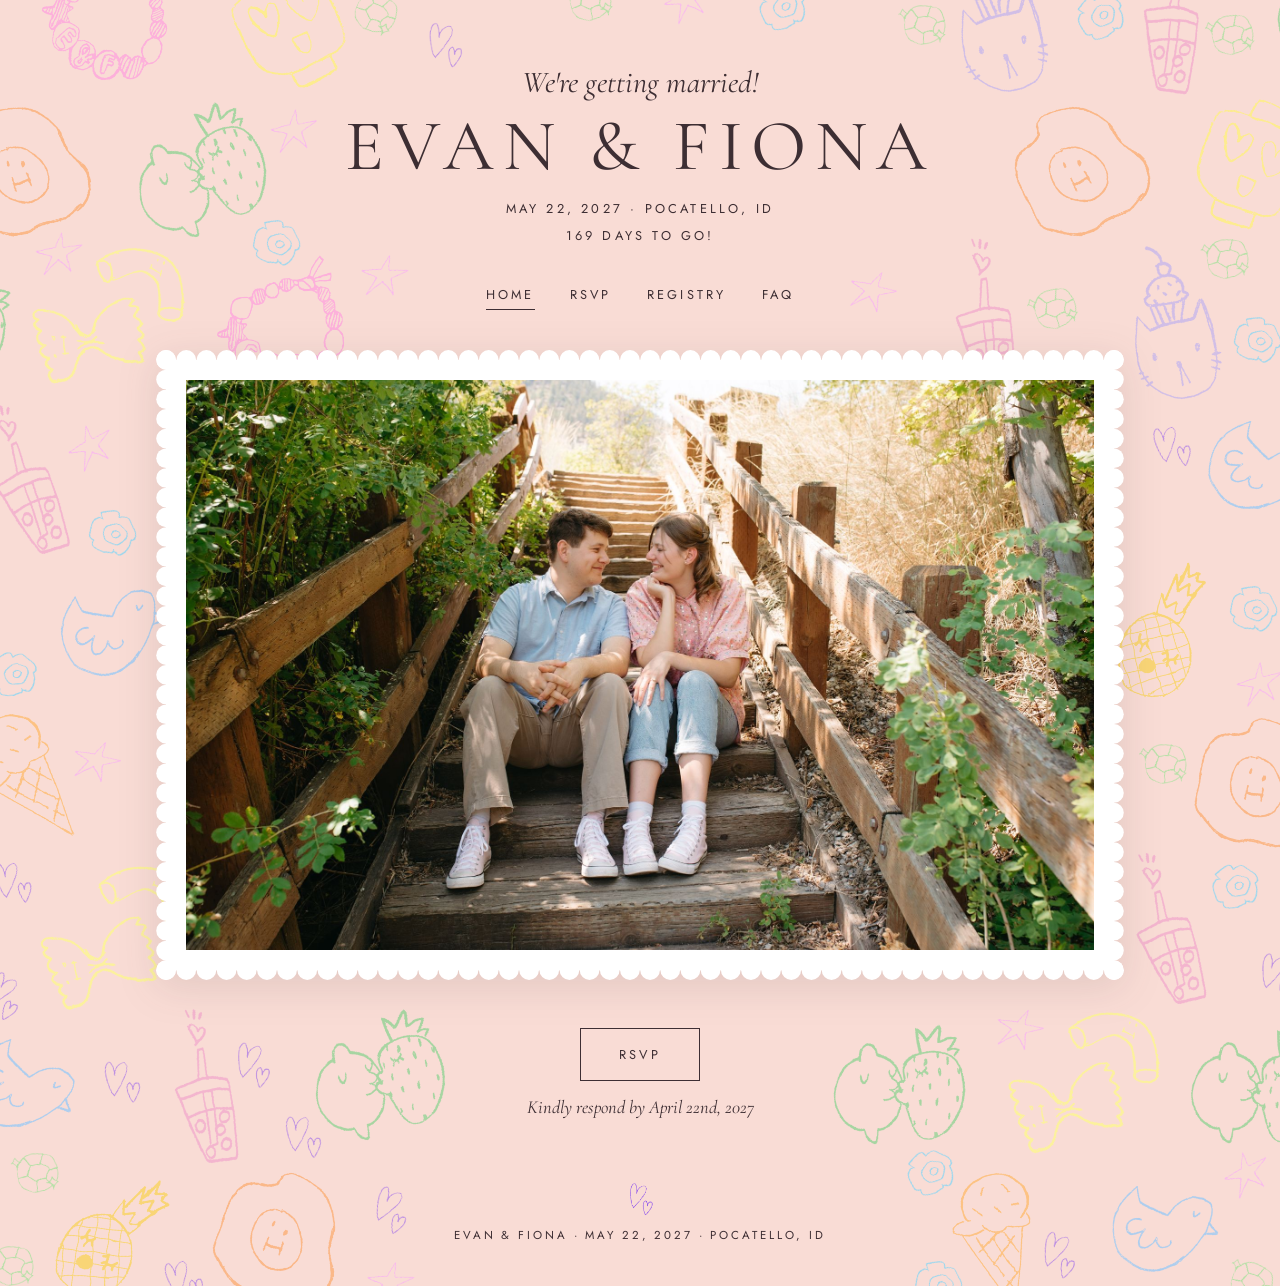
<file: index.html>
<!DOCTYPE html>
<html lang="en">
<head>
<meta charset="UTF-8">
<meta name="viewport" content="width=device-width, initial-scale=1">
<script>
  // First page of a visit: hide the page now, before anything shows, so it can fade
  // in with the doodle burst (see doodles.js). Skipped for visitors who have asked
  // their device to reduce motion.
  try {
    if (!sessionStorage.getItem("doodleBurstPlayed") && !matchMedia("(prefers-reduced-motion: reduce)").matches) {
      sessionStorage.setItem("doodleBurstPlayed", "1");
      document.documentElement.classList.add("intro");
      // Safety net: never leave the page hidden, even if something fails to load
      setTimeout(() => document.documentElement.classList.remove("intro"), 6000);
    }
  } catch (err) {
    // Storage can be blocked (some private browsing modes); the page just shows normally
  }
</script>
<title>Evan & Fiona 5.22.27</title>
<meta name="description" content="Evan and Fiona are getting married! May 22, 2027 in Pocatello, Idaho.">
<meta property="og:title" content="Evan & Fiona are getting married!">
<meta property="og:description" content="May 22, 2027 · Pocatello, Idaho">
<meta property="og:image" content="https://evanandfionagetmarried.com/preview.jpg">
<meta property="og:url" content="https://evanandfionagetmarried.com/">
<meta name="twitter:card" content="summary_large_image">
<link rel="preconnect" href="https://fonts.googleapis.com">
<link rel="preconnect" href="https://fonts.gstatic.com" crossorigin>
<link rel="stylesheet" href="https://fonts.googleapis.com/css2?family=Cormorant+Garamond:ital,wght@0,400;0,500;1,400&family=Jost:wght@400;500&display=swap">
<!-- After changing style.css or the doodle scripts, bump ?v= on them (in every page) so browsers load the new version right away -->
<link rel="stylesheet" href="style.css?v=8">
<link rel="icon" type="image/png" href="favicon.ico">
<link rel="apple-touch-icon" href="apple-touch-icon.png">
</head>
<body>
  <header>
    <p class="intro">We're getting married!</p>
    <h1>Evan &amp; Fiona</h1>
    <p class="label">May 22, 2027 · Pocatello, ID</p>
    <p class="label countdown" hidden></p>
  </header>

  <nav>
    <a href="/" class="current">Home</a>
    <a href="/rsvp">RSVP</a>
    <a href="/registry">Registry</a>
    <a href="/faq">FAQ</a>
  </nav>

  <div id="home">
    <img src="mainphoto.jpg" alt="Evan and Fiona">
  </div>

  <div class="doodle-band" aria-hidden="true"></div>

  <div class="home-cta">
    <a class="button" href="/rsvp">RSVP</a>
    <p>Kindly respond by April 22nd, 2027</p>
  </div>

  <div class="doodle-band" aria-hidden="true"></div>

  <footer>
    <img src="heart.png" alt="">
    <p class="label"><span>Evan &amp; Fiona</span><span class="dot"> · </span><span>May 22, 2027 · Pocatello, ID</span></p>
  </footer>

  <div class="doodles" aria-hidden="true"></div>

  <script>
    // Countdown to the wedding, counted in calendar days from the visitor's today
    const weddingDay = new Date(2027, 4, 22);  // months count from 0, so 4 is May
    const today = new Date();
    today.setHours(0, 0, 0, 0);
    const daysToGo = Math.round((weddingDay - today) / 86400000);
    const countdown = document.querySelector('.countdown');
    if (daysToGo >= 0) {
      countdown.textContent = daysToGo > 1 ? `${daysToGo} days to go!`
        : daysToGo === 1 ? '1 day to go!'
        : 'Today’s the day!';
      countdown.hidden = false;
    }

    // Draws the photo frame's scalloped edge as one shape, sized exactly to the frame.
    // (The CSS version repeats a small tile, and Safari rounds each tile to the
    // screen's pixels, so on some iPhones the bumps drift and break apart.)
    const framedPhoto = document.querySelector('#home img');
    function drawScallops() {
      const r = parseFloat(getComputedStyle(framedPhoto).getPropertyValue('--scallop'));
      const w = framedPhoto.offsetWidth, h = framedPhoto.offsetHeight;
      if (!w || !h) return;
      // A whole number of bumps along each edge, as close to the normal size as possible
      const across = Math.max(1, Math.round(w / (2 * r)));
      const down = Math.max(1, Math.round(h / (2 * r)));
      const stepX = w / across, stepY = h / down;
      const bump = Math.min(stepX, stepY) / 2;
      const circle = (x, y) => `<circle cx="${x.toFixed(2)}" cy="${y.toFixed(2)}" r="${bump.toFixed(2)}"/>`;
      const shapes = [`<rect x="${r}" y="${r}" width="${w - 2 * r}" height="${h - 2 * r}"/>`];
      for (let i = 0; i < across; i++) {
        const x = stepX * (i + 0.5);
        shapes.push(circle(x, stepY / 2), circle(x, h - stepY / 2));
      }
      for (let j = 0; j < down; j++) {
        const y = stepY * (j + 0.5);
        shapes.push(circle(stepX / 2, y), circle(w - stepX / 2, y));
      }
      const svg = `<svg xmlns="http://www.w3.org/2000/svg" viewBox="0 0 ${w} ${h}" preserveAspectRatio="none">${shapes.join('')}</svg>`;
      const mask = `url("data:image/svg+xml,${encodeURIComponent(svg)}") 0 0 / 100% 100% no-repeat`;
      framedPhoto.style.setProperty('-webkit-mask', mask);
      framedPhoto.style.setProperty('mask', mask);
    }
    new ResizeObserver(drawScallops).observe(framedPhoto);
  </script>
  <script src="doodle-masks.js?v=8"></script>
  <script src="doodles.js?v=8"></script>
</body>
</html>
</file>
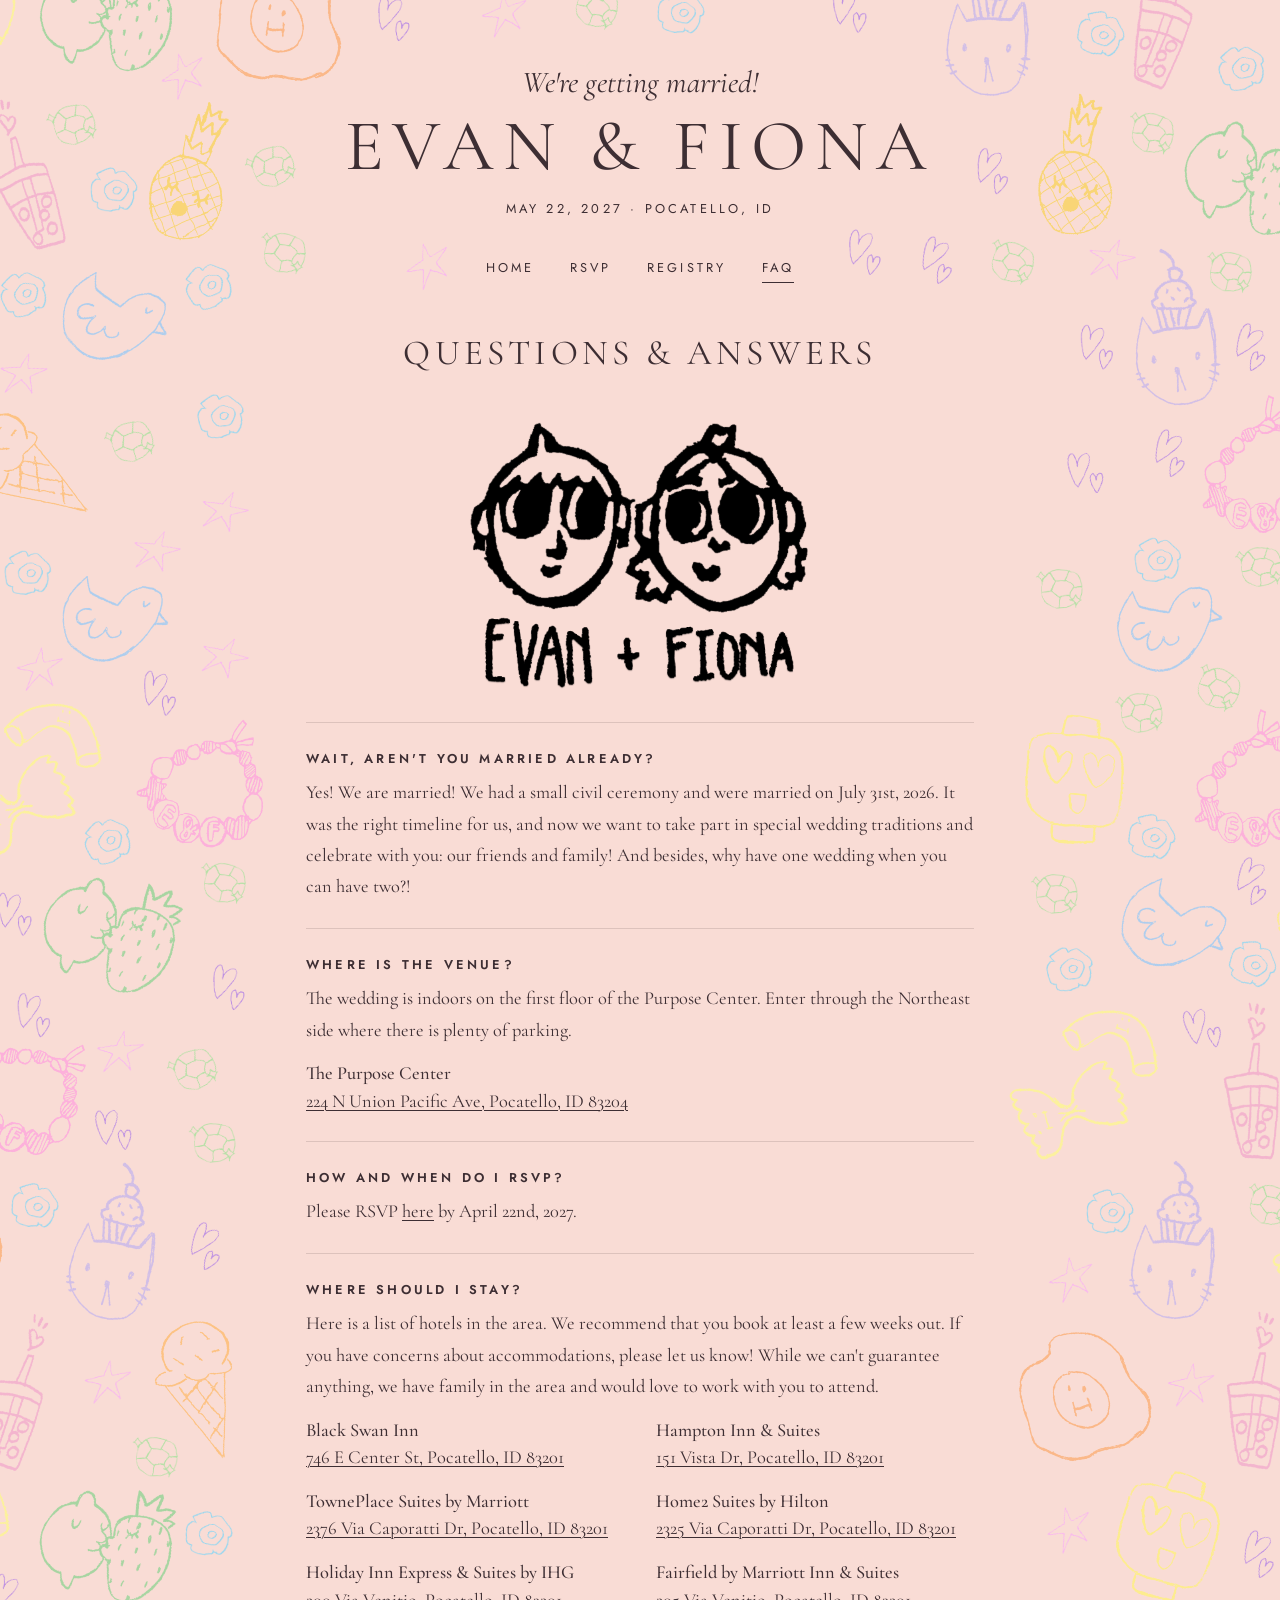
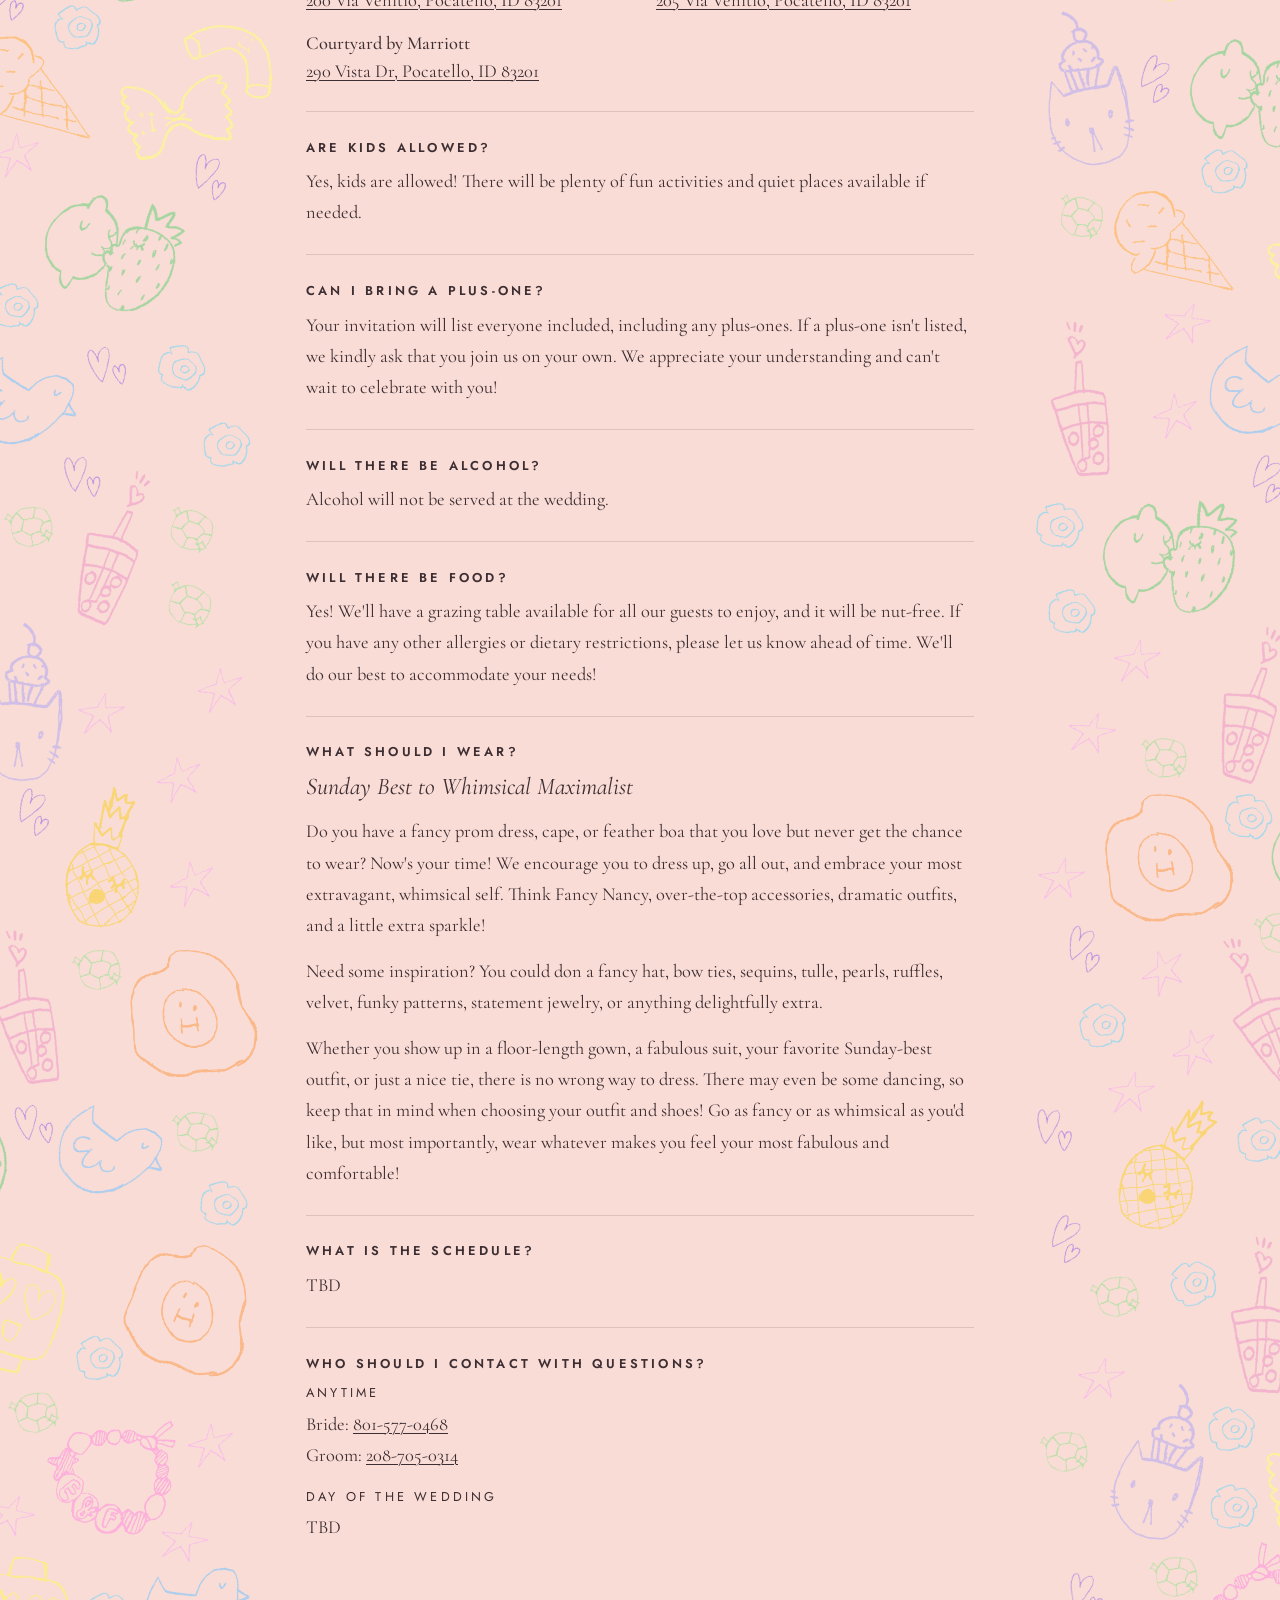
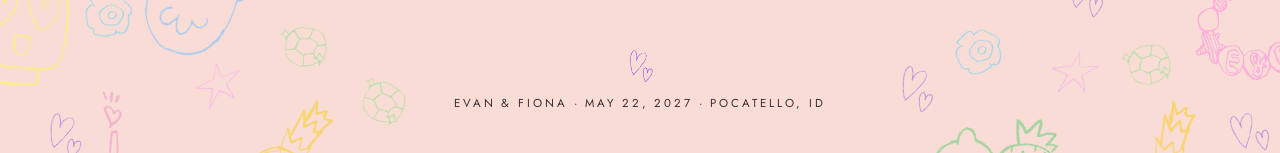
<file: faq.html>
<!DOCTYPE html>
<html lang="en">
<head>
<meta charset="UTF-8">
<meta name="viewport" content="width=device-width, initial-scale=1">
<script>
  // First page of a visit: hide the page now, before anything shows, so it can fade
  // in with the doodle burst (see doodles.js). Skipped for visitors who have asked
  // their device to reduce motion.
  try {
    if (!sessionStorage.getItem("doodleBurstPlayed") && !matchMedia("(prefers-reduced-motion: reduce)").matches) {
      sessionStorage.setItem("doodleBurstPlayed", "1");
      document.documentElement.classList.add("intro");
      // Safety net: never leave the page hidden, even if something fails to load
      setTimeout(() => document.documentElement.classList.remove("intro"), 6000);
    }
  } catch (err) {
    // Storage can be blocked (some private browsing modes); the page just shows normally
  }
</script>
<title>FAQ · Evan & Fiona 5.22.27</title>
<meta name="description" content="Answers to common questions about Evan and Fiona's wedding, May 22, 2027 in Pocatello, Idaho.">
<meta property="og:title" content="FAQ · Evan & Fiona's Wedding">
<meta property="og:description" content="May 22, 2027 · Pocatello, Idaho">
<meta property="og:image" content="https://evanandfionagetmarried.com/preview.jpg">
<meta property="og:url" content="https://evanandfionagetmarried.com/faq">
<meta name="twitter:card" content="summary_large_image">
<link rel="preconnect" href="https://fonts.googleapis.com">
<link rel="preconnect" href="https://fonts.gstatic.com" crossorigin>
<link rel="stylesheet" href="https://fonts.googleapis.com/css2?family=Cormorant+Garamond:ital,wght@0,400;0,500;1,400&family=Jost:wght@400;500;600&display=swap">
<!-- After changing style.css or the doodle scripts, bump ?v= on them (in every page) so browsers load the new version right away -->
<link rel="stylesheet" href="style.css?v=8">
<link rel="icon" type="image/png" href="favicon.ico">
<link rel="apple-touch-icon" href="apple-touch-icon.png">
</head>
<body>
  <header>
    <p class="intro">We're getting married!</p>
    <h1>Evan &amp; Fiona</h1>
    <p class="label">May 22, 2027 · Pocatello, ID</p>
  </header>

  <nav>
    <a href="/">Home</a>
    <a href="/rsvp">RSVP</a>
    <a href="/registry">Registry</a>
    <a href="/faq" class="current">FAQ</a>
  </nav>

  <div class="doodle-band" aria-hidden="true"></div>

  <main id="faq">
    <h2>Questions &amp; Answers</h2>
    <img class="faq-mark" src="evanandfionafavicon.png" alt="" width="512" height="512">

    <div class="question">
      <h3>Wait, aren't you married already?</h3>
      <p>Yes! We are married! We had a small civil ceremony and were married on July 31st, 2026. It was the right timeline for us, and now we want to take part in special wedding traditions and celebrate with you: our friends and family! And besides, why have one wedding when you can have two?!</p>
    </div>

    <div class="question">
      <h3>Where is the venue?</h3>
      <p>The wedding is indoors on the first floor of the Purpose Center. Enter through the Northeast side where there is plenty of parking.</p>
      <ul class="places">
        <li>
          <span class="place-name">The Purpose Center</span>
          <a href="https://www.google.com/maps/search/?api=1&amp;query=224+N+Union+Pacific+Ave%2C+Pocatello%2C+ID+83204" target="_blank" rel="noopener">224 N Union Pacific Ave, Pocatello, ID 83204</a>
        </li>
      </ul>
    </div>

    <div class="question">
      <h3>How and when do I RSVP?</h3>
      <p>Please RSVP <a href="/rsvp">here</a> by April 22nd, 2027.</p>
    </div>

    <div class="doodle-band" aria-hidden="true"></div>

    <div class="question">
      <h3>Where should I stay?</h3>
      <p>Here is a list of hotels in the area. We recommend that you book at least a few weeks out. If you have concerns about accommodations, please let us know! While we can't guarantee anything, we have family in the area and would love to work with you to attend.</p>
      <ul class="places">
        <li>
          <span class="place-name">Black Swan Inn</span>
          <a href="https://maps.app.goo.gl/6UZ6f8jHzco5Emzn6" target="_blank" rel="noopener">746 E Center St, Pocatello, ID 83201</a>
        </li>
        <li>
          <span class="place-name">Hampton Inn &amp; Suites</span>
          <a href="https://maps.app.goo.gl/PUPHvCvSUYYbrenn7" target="_blank" rel="noopener">151 Vista Dr, Pocatello, ID 83201</a>
        </li>
        <li>
          <span class="place-name">TownePlace Suites by Marriott</span>
          <a href="https://maps.app.goo.gl/4VCeEY753E5qRW589" target="_blank" rel="noopener">2376 Via Caporatti Dr, Pocatello, ID 83201</a>
        </li>
        <li>
          <span class="place-name">Home2 Suites by Hilton</span>
          <a href="https://maps.app.goo.gl/CKv61QJPG255BUgQA" target="_blank" rel="noopener">2325 Via Caporatti Dr, Pocatello, ID 83201</a>
        </li>
        <li>
          <span class="place-name">Holiday Inn Express &amp; Suites by IHG</span>
          <a href="https://maps.app.goo.gl/kSXqRUb4nmrrzfA27" target="_blank" rel="noopener">200 Via Venitio, Pocatello, ID 83201</a>
        </li>
        <li>
          <span class="place-name">Fairfield by Marriott Inn &amp; Suites</span>
          <a href="https://maps.app.goo.gl/HeckXmQCf3xvH3aM7" target="_blank" rel="noopener">205 Via Venitio, Pocatello, ID 83201</a>
        </li>
        <li>
          <span class="place-name">Courtyard by Marriott</span>
          <a href="https://maps.app.goo.gl/fFyrh6GbY59Dvovy7" target="_blank" rel="noopener">290 Vista Dr, Pocatello, ID 83201</a>
        </li>
      </ul>
    </div>

    <div class="question">
      <h3>Are kids allowed?</h3>
      <p>Yes, kids are allowed! There will be plenty of fun activities and quiet places available if needed.</p>
    </div>

    <div class="question">
      <h3>Can I bring a plus-one?</h3>
      <p>Your invitation will list everyone included, including any plus-ones. If a plus-one isn't listed, we kindly ask that you join us on your own. We appreciate your understanding and can't wait to celebrate with you!</p>
    </div>

    <div class="doodle-band" aria-hidden="true"></div>

    <div class="question">
      <h3>Will there be alcohol?</h3>
      <p>Alcohol will not be served at the wedding.</p>
    </div>

    <div class="question">
      <h3>Will there be food?</h3>
      <p>Yes! We'll have a grazing table available for all our guests to enjoy, and it will be nut-free. If you have any other allergies or dietary restrictions, please let us know ahead of time. We'll do our best to accommodate your needs!</p>
    </div>

    <div class="question">
      <h3>What should I wear?</h3>
      <p class="dress-code">Sunday Best to Whimsical Maximalist</p>
      <p>Do you have a fancy prom dress, cape, or feather boa that you love but never get the chance to wear? Now's your time! We encourage you to dress up, go all out, and embrace your most extravagant, whimsical self. Think Fancy Nancy, over-the-top accessories, dramatic outfits, and a little extra sparkle!</p>
      <p>Need some inspiration? You could don a fancy hat, bow ties, sequins, tulle, pearls, ruffles, velvet, funky patterns, statement jewelry, or anything delightfully extra.</p>
      <p>Whether you show up in a floor-length gown, a fabulous suit, your favorite Sunday-best outfit, or just a nice tie, there is no wrong way to dress. There may even be some dancing, so keep that in mind when choosing your outfit and shoes! Go as fancy or as whimsical as you'd like, but most importantly, wear whatever makes you feel your most fabulous and comfortable!</p>
    </div>

    <div class="doodle-band" aria-hidden="true"></div>

    <div class="question">
      <h3>What is the schedule?</h3>
      <p>TBD</p>
    </div>

    <div class="question">
      <h3>Who should I contact with questions?</h3>
      <p class="label">Anytime</p>
      <p>Bride: <a href="tel:+18015770468">801-577-0468</a><br>
         Groom: <a href="tel:+12087050314">208-705-0314</a></p>
      <p class="label">Day of the wedding</p>
      <p>TBD</p>
    </div>
  </main>

  <div class="doodle-band" aria-hidden="true"></div>

  <footer>
    <img src="heart.png" alt="">
    <p class="label"><span>Evan &amp; Fiona</span><span class="dot"> · </span><span>May 22, 2027 · Pocatello, ID</span></p>
  </footer>

  <div class="doodles" aria-hidden="true"></div>

  <script src="doodle-masks.js?v=8"></script>
  <script src="doodles.js?v=8"></script>
</body>
</html>
</file>
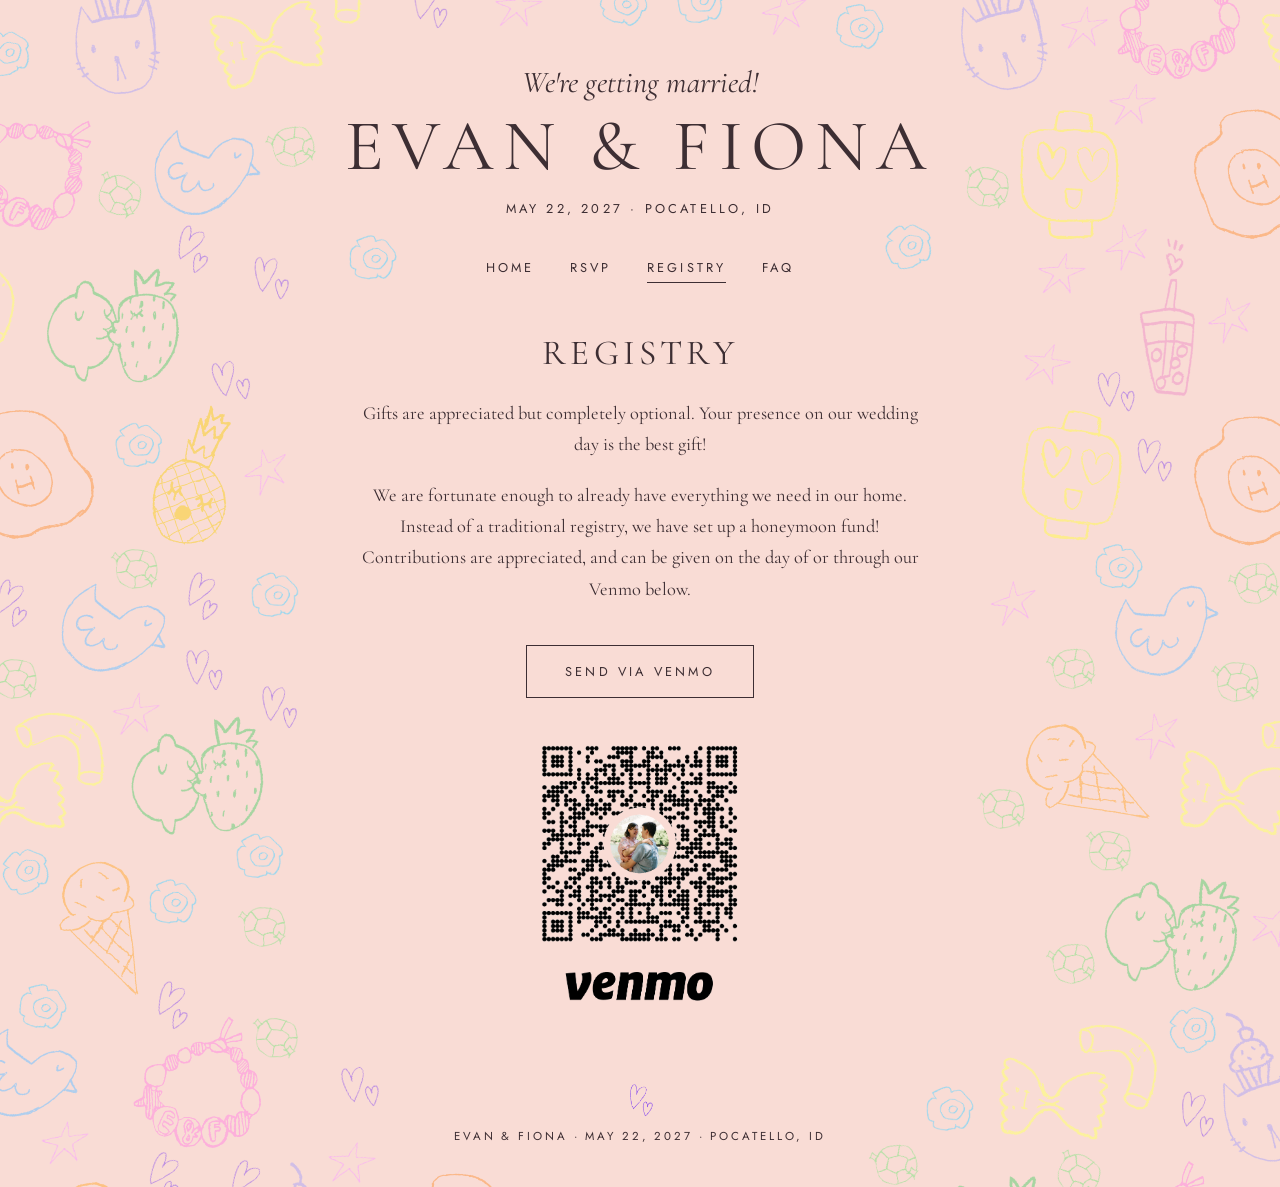
<file: registry.html>
<!DOCTYPE html>
<html lang="en">
<head>
<meta charset="UTF-8">
<meta name="viewport" content="width=device-width, initial-scale=1">
<script>
  // First page of a visit: hide the page now, before anything shows, so it can fade
  // in with the doodle burst (see doodles.js). Skipped for visitors who have asked
  // their device to reduce motion.
  try {
    if (!sessionStorage.getItem("doodleBurstPlayed") && !matchMedia("(prefers-reduced-motion: reduce)").matches) {
      sessionStorage.setItem("doodleBurstPlayed", "1");
      document.documentElement.classList.add("intro");
      // Safety net: never leave the page hidden, even if something fails to load
      setTimeout(() => document.documentElement.classList.remove("intro"), 6000);
    }
  } catch (err) {
    // Storage can be blocked (some private browsing modes); the page just shows normally
  }
</script>
<title>Registry · Evan & Fiona 5.22.27</title>
<meta name="description" content="Evan and Fiona's honeymoon fund. May 22, 2027 in Pocatello, Idaho.">
<meta property="og:title" content="Registry · Evan & Fiona's Wedding">
<meta property="og:description" content="May 22, 2027 · Pocatello, Idaho">
<meta property="og:image" content="https://evanandfionagetmarried.com/preview.jpg">
<meta property="og:url" content="https://evanandfionagetmarried.com/registry">
<meta name="twitter:card" content="summary_large_image">
<link rel="preconnect" href="https://fonts.googleapis.com">
<link rel="preconnect" href="https://fonts.gstatic.com" crossorigin>
<link rel="stylesheet" href="https://fonts.googleapis.com/css2?family=Cormorant+Garamond:ital,wght@0,400;0,500;1,400&family=Jost:wght@400;500&display=swap">
<!-- After changing style.css or the doodle scripts, bump ?v= on them (in every page) so browsers load the new version right away -->
<link rel="stylesheet" href="style.css?v=8">
<link rel="icon" type="image/png" href="favicon.ico">
<link rel="apple-touch-icon" href="apple-touch-icon.png">
</head>
<body>
  <header>
    <p class="intro">We're getting married!</p>
    <h1>Evan &amp; Fiona</h1>
    <p class="label">May 22, 2027 · Pocatello, ID</p>
  </header>

  <nav>
    <a href="/">Home</a>
    <a href="/rsvp">RSVP</a>
    <a href="/registry" class="current">Registry</a>
    <a href="/faq">FAQ</a>
  </nav>

  <div class="doodle-band" aria-hidden="true"></div>

  <main id="registry">
    <h2>Registry</h2>
    <p>Gifts are appreciated but completely optional. Your presence on our wedding day is the best gift!</p>
    <p>We are fortunate enough to already have everything we need in our home. Instead of a traditional registry, we have set up a honeymoon fund! Contributions are appreciated, and can be given on the day of or through our Venmo below.</p>
    <a class="button" href="https://venmo.com/u/Evan-Anderson-317" target="_blank" rel="noopener">Send via Venmo</a>
    <figure class="venmo-qr">
      <img src="qr.png" alt="Venmo QR code for @Evan-Anderson-317" width="637" height="766">
    </figure>
  </main>

  <div class="doodle-band" aria-hidden="true"></div>

  <footer>
    <img src="heart.png" alt="">
    <p class="label"><span>Evan &amp; Fiona</span><span class="dot"> · </span><span>May 22, 2027 · Pocatello, ID</span></p>
  </footer>

  <div class="doodles" aria-hidden="true"></div>

  <script src="doodle-masks.js?v=8"></script>
  <script src="doodles.js?v=8"></script>
</body>
</html>
</file>
<file: style.css>
/* Color Scheme */
/* Strawberry Cream #F4C3C4 */
/* Marigold #FDAC53 */
/* Pastel Yellow #F2E6B1 */
/* Butterfly #CADEA5 */
/* Spa Blue #D3DEDF */
/* Orchid Petal #BFB4CB */
:root {
  --bg: #F9DCD5;
  --ink: #3D2E33;  /* soft plum-brown instead of pure black */
  --serif: 'Cormorant Garamond', Georgia, serif;
  --sans: 'Jost', 'Helvetica Neue', Arial, sans-serif;
}

* {
  margin: 0;
  padding: 0;
  box-sizing: border-box;
}

body {
  font-family: var(--serif);
  font-size: 1.15rem;
  background: var(--bg);
  color: var(--ink);
}

/* Small spaced capitals used for labels, nav and buttons */
.label,
nav a,
.button,
.question h3,
.choice span {
  font-family: var(--sans);
  font-size: 0.8rem;
  font-weight: 400;
  letter-spacing: 0.25em;
  text-transform: uppercase;
}

header {
  text-align: center;
  padding: 4rem 1rem 1.5rem;
}

header .intro {
  font-style: italic;
  font-size: 1.9rem;
}

header h1 {
  font-size: clamp(2.6rem, 7vw, 4.5rem);
  font-weight: 400;
  letter-spacing: 0.12em;
  text-transform: uppercase;
  line-height: 1.1;
  margin: 0.4rem 0 0.8rem;
}

nav {
  display: flex;
  flex-wrap: wrap;
  justify-content: center;
  gap: 0.5rem 2.2rem;
  padding: 1rem;
}

nav a {
  position: relative;
  color: var(--ink);
  text-decoration: none;
  padding-bottom: 0.3rem;
  border-bottom: 1px solid transparent;
  transition: border-color 0.2s;
}

/* Invisible padding around each link so it's easier to tap on a phone,
   without moving the underline or changing the spacing */
nav a::before {
  content: '';
  position: absolute;
  inset: -0.75rem -0.6rem;
}

nav a:hover,
nav a.current {
  border-bottom-color: var(--ink);
}

#home {
  max-width: 1000px;
  margin: 1.5rem auto 4rem;
  padding: 0 1rem;
  /* Soft shadow under the scalloped frame (the mask would clip a box-shadow) */
  filter: drop-shadow(0 8px 20px rgba(61, 46, 51, 0.12));
}

#home img {
  display: block;
  width: 100%;
  height: 70vh;
  object-fit: cover;
  /* White scalloped frame: a white mat whose outer edge is cut into half-circles.
     The script on the home page replaces this mask with one drawn exactly to the
     frame's size (Safari breaks repeating tiles like this one apart on some iPhones),
     so this version only shows if that script doesn't run. --scallop is the bump
     radius, which the script reads too. */
  --scallop: 10px;
  padding: calc(var(--scallop) * 3);
  background: white;
  -webkit-mask:
    linear-gradient(#000 0 0) center / calc(100% - 2 * var(--scallop)) calc(100% - 2 * var(--scallop)) no-repeat,
    radial-gradient(circle closest-side, #000 98%, transparent) 0 0 / calc(2 * var(--scallop)) calc(2 * var(--scallop)) round;
  mask:
    linear-gradient(#000 0 0) center / calc(100% - 2 * var(--scallop)) calc(100% - 2 * var(--scallop)) no-repeat,
    radial-gradient(circle closest-side, #000 98%, transparent) 0 0 / calc(2 * var(--scallop)) calc(2 * var(--scallop)) round;
}

/* Scattered doodles (home page) */
.doodles {
  --doodle-size: 160px;
  position: absolute;
  top: 0;
  left: 0;
  width: 100%;
  overflow: hidden;
  pointer-events: none;
  z-index: -1;
}

@media (max-width: 600px) {
  .doodles {
    --doodle-size: 90px;
  }
}

/* Doodle bands: on phones the content fills the width, leaving little room for
   doodles, so these strips between sections are set aside for a row of them
   (drawn by doodles.js). Hidden on wider screens, where the sides have room. */
.doodle-band {
  display: none;
}

@media (max-width: 600px) {
  .doodle-band {
    display: block;
    height: 120px;  /* room for a tilted, swaying 90px doodle */
  }

  /* The RSVP button is normally tucked up toward the photo; keep it out of the band */
  .doodle-band + .home-cta {
    margin-top: 0;
  }
}

.doodles img {
  position: absolute;
  width: var(--doodle-size);
  height: var(--doodle-size);
  transform: rotate(var(--tilt));
  opacity: 0.6;
  animation: dance 3.5s ease-in-out infinite alternate;
}

@keyframes dance {
  from { transform: rotate(calc(var(--tilt) - var(--sway, 5deg))); }
  to   { transform: rotate(calc(var(--tilt) + var(--sway, 5deg))); }
}

/* Small rotations are hard to see on the tiny doodles, so they swing further */
.doodles img.tiny {
  --sway: 15deg;
}

/* Welcome burst: doodles flying out over the page on the first visit.
   It sits above everything but can't be clicked, so nothing is blocked. */
.doodle-burst {
  position: fixed;
  inset: 0;
  z-index: 1000;
  overflow: hidden;
  pointer-events: none;
}

.doodle-burst img,
.doodle-burst .sparkle {
  position: absolute;
  will-change: transform, opacity;
}

.doodle-burst .sparkle {
  filter: drop-shadow(0 0 3px rgba(255, 255, 255, 0.9));
}

.doodle-burst .sparkle svg {
  display: block;
  width: 100%;
  height: 100%;
}

/* First page of a visit: everything except the burst starts hidden ("intro",
   set by the script at the top of each page), then fades in together
   ("intro-reveal") while the burst is underway */
html.intro body > *:not(.doodle-burst) {
  opacity: 0;
}

html.intro-reveal body > *:not(.doodle-burst) {
  transition: opacity 2.5s ease;
}

/* Doodles added after the page loads (when content changes size) fade in */
.doodles img.appear {
  animation: dance 3.5s ease-in-out infinite alternate, doodle-appear 0.8s ease-out;
}

@keyframes doodle-appear {
  from { opacity: 0; }
}

/* Keep them still for visitors who've asked their device to reduce motion */
@media (prefers-reduced-motion: reduce) {
  .doodles img,
  .doodles img.appear {
    animation: none;
  }
}

/* Page headings (Registry, FAQ) */
main h2 {
  font-size: 2.2rem;
  font-weight: 400;
  letter-spacing: 0.12em;
  text-transform: uppercase;
  text-align: center;
}

/* Home page: countdown under the date, and the RSVP button under the photo */
header .countdown {
  margin-top: 0.5rem;
}

.home-cta {
  width: fit-content;
  margin: -1rem auto 4rem;
  text-align: center;
}

.home-cta .button {
  margin-top: 0;
}

.home-cta p {
  margin-top: 0.9rem;
  font-style: italic;
}

/* Footer on every page */
footer {
  width: fit-content;
  max-width: calc(100% - 2rem);
  margin: 0 auto 2.5rem;
  text-align: center;
}

footer img {
  display: block;
  width: 34px;
  height: 34px;
  margin: 0 auto 0.6rem;
}

footer .label {
  font-size: 0.72rem;
  line-height: 1.8;
}

/* On phones, put the names and the date/place on their own lines */
@media (max-width: 600px) {
  footer .label span {
    display: block;
  }

  footer .label .dot {
    display: none;
  }
}

/* "Page not found" page */
#not-found {
  max-width: 600px;
  margin: 2rem auto 5rem;
  padding: 0 1rem;
  text-align: center;
}

#not-found h2 {
  margin-bottom: 1.2rem;
}

/* Registry page */
#registry {
  max-width: 600px;
  margin: 2rem auto 5rem;
  padding: 0 1rem;
  text-align: center;
}

#registry h2 {
  margin-bottom: 1.5rem;
}

#registry p {
  line-height: 1.7;
  margin-bottom: 1.2rem;
}

.button {
  display: inline-block;
  margin-top: 1.3rem;
  padding: 1rem 2.4rem;
  border: 1px solid var(--ink);
  color: var(--ink);
  text-decoration: none;
  transition: background 0.2s, color 0.2s;
}

.button:hover {
  background: var(--ink);
  color: var(--bg);
}

/* Venmo QR code under the button */
.venmo-qr {
  width: 220px;
  margin: 2.5rem auto 0;
}

.venmo-qr img {
  display: block;
  width: 100%;
  height: auto;
  border-radius: 16px;
}

/* RSVP page */
#rsvp {
  max-width: 560px;
  margin: 2rem auto 5rem;
  padding: 0 1rem;
}

#rsvp h2 {
  margin-bottom: 0.6rem;
}

.rsvp-deadline {
  text-align: center;
  font-style: italic;
  margin-bottom: 2.5rem;
}

/* Message shown until RSVPs open */
.rsvp-closed {
  max-width: 30rem;
  margin: 1.5rem auto 0;
  text-align: center;
  font-size: 1.35rem;
  line-height: 1.6;
}

.field {
  margin-bottom: 1.8rem;
  border: 0;  /* fieldsets have a border by default */
}

/* The accepting-only questions are a fieldset too; drop its default box */
.if-attending {
  border: 0;
  padding: 0;
  margin: 0;
  min-width: 0;
}

.field > .label {
  display: block;
  margin-bottom: 0.6rem;
}

.field .optional {
  text-transform: none;
  letter-spacing: 0.05em;
  opacity: 0.7;
}

.field input[type="text"],
.field input[type="email"],
.field select,
.field textarea {
  display: block;
  width: 100%;
  padding: 0.7rem 0.9rem;
  font: inherit;
  color: var(--ink);
  background: rgba(255, 255, 255, 0.55);
  border: 1px solid rgba(61, 46, 51, 0.3);
  border-radius: 3px;
  transition: border-color 0.2s, background 0.2s;
}

.field input:focus,
.field select:focus,
.field textarea:focus {
  outline: none;
  border-color: var(--ink);
  background: rgba(255, 255, 255, 0.85);
}

.field textarea {
  resize: vertical;
}

.hint {
  margin-top: 0.4rem;
  font-size: 1rem;
  font-style: italic;
  opacity: 0.8;
}

/* Accept / decline: radio buttons drawn as two pill buttons */
.choices {
  display: flex;
  flex-wrap: wrap;
  gap: 0.8rem;
}

.choice {
  flex: 1 1 200px;
  position: relative;
  display: flex;  /* lets the button fill the label, so both stay the same height */
}

.choice input {
  position: absolute;
  opacity: 0;
}

.choice span {
  flex: 1;
  display: flex;
  align-items: center;
  justify-content: center;
  padding: 0.9rem 1rem;
  text-align: center;
  border: 1px solid var(--ink);
  cursor: pointer;
  transition: background 0.2s, color 0.2s;
}

.choice input:checked + span {
  background: var(--ink);
  color: var(--bg);
}

.choice input:focus-visible + span {
  outline: 2px solid var(--ink);
  outline-offset: 3px;
}

.form-actions {
  text-align: center;
  margin-top: 2.5rem;
}

button.button {
  background: none;
  cursor: pointer;
  margin-top: 0;
}

button.button:disabled {
  opacity: 0.6;
  cursor: wait;
}

.form-status {
  margin-top: 1rem;
  min-height: 1.5em;
}

.form-status.error {
  color: #9B2C2C;
}

.thanks {
  text-align: center;
  padding: 2rem 0;
}

.thanks h3 {
  font-size: 1.8rem;
  font-weight: 400;
  margin-bottom: 0.6rem;
}

/* Invitation search: name box with the Find button beside it */
.search-row {
  display: flex;
  gap: 0.6rem;
}

.search-row input {
  flex: 1;
  min-width: 0;
}

.search-row .button {
  flex: none;
  padding: 0 1.6rem;
}

#find-form .form-status {
  min-height: 0;
  margin-top: 0;
  text-align: center;
}

.results .label {
  margin: 1.5rem 0 0.8rem;
}

.result-list {
  list-style: none;
  display: grid;
  gap: 0.6rem;
}

.result {
  display: block;
  width: 100%;
  padding: 0.9rem 1.1rem;
  font: inherit;
  font-size: 1.25rem;
  letter-spacing: 0.08em;  /* names are shown in capitals */
  text-align: left;
  color: var(--ink);
  background: rgba(255, 255, 255, 0.55);
  border: 1px solid rgba(61, 46, 51, 0.3);
  border-radius: 3px;
  cursor: pointer;
  transition: border-color 0.2s, background 0.2s;
}

.result:hover,
.result:focus-visible {
  border-color: var(--ink);
  background: rgba(255, 255, 255, 0.85);
}

.result-plus {
  display: block;
  font-size: 1rem;
  letter-spacing: 0.04em;
  font-style: italic;
  opacity: 0.8;
}

/* The chosen invitation, at the top of step 2 */
.invitation-card {
  text-align: center;
  padding: 1.6rem 1rem;
  margin-bottom: 2.2rem;
  background: rgba(255, 255, 255, 0.35);
  border: 1px solid rgba(61, 46, 51, 0.15);
  border-radius: 3px;
}

.invitation-name {
  font-size: 1.8rem;
  font-weight: 400;
  letter-spacing: 0.08em;  /* names are shown in capitals */
  line-height: 1.2;
  margin: 0.4rem 0 0.5rem;
}

.already-responded {
  margin-top: 0.6rem;
  font-style: italic;
}

.link-button {
  margin-top: 0.8rem;
  font: inherit;
  font-size: 1rem;
  color: var(--ink);
  background: none;
  border: 0;
  text-decoration: underline;
  text-underline-offset: 3px;
  cursor: pointer;
}

/* Spam trap field, kept off-screen */
.honeypot {
  position: absolute;
  left: -9999px;
}

/* FAQ page */
#faq {
  max-width: 700px;
  margin: 2rem auto 5rem;
  padding: 0 1rem;
}

#faq h2 {
  margin-bottom: 2.5rem;
}

/* Little emblem between the heading and the first question */
#faq .faq-mark {
  display: block;
  width: 340px;
  max-width: 75%;
  height: auto;
  margin: -3.5rem auto 1.5rem;  /* the image has empty space above the drawing */
}

.question {
  padding: 1.6rem 0;
  border-top: 1px solid rgba(61, 46, 51, 0.15);
}

.question h3 {
  margin-bottom: 0.6rem;
  font-weight: 600;  /* bold Jost is loaded on the FAQ page */
}

.question p {
  line-height: 1.7;
}

/* Space between paragraphs, lists and labels within an answer */
.question > :not(h3) + * {
  margin-top: 0.9rem;
}

/* A small label sits close to the text it introduces */
.question > .label + * {
  margin-top: 0.3rem;
}

.question a {
  color: inherit;
  text-decoration-thickness: 1px;
  text-underline-offset: 3px;
}

.question .dress-code {
  font-style: italic;
  font-size: 1.5rem;
  line-height: 1.3;
}

/* Venue and hotel list: name over a tappable map link */
.places {
  list-style: none;
  display: grid;
  grid-template-columns: repeat(auto-fit, minmax(260px, 1fr));  /* auto-fit lets a lone item use the full width */
  gap: 1rem 2rem;
}

.places li {
  line-height: 1.5;
}

.place-name {
  display: block;
  font-weight: 500;
}
</file>
